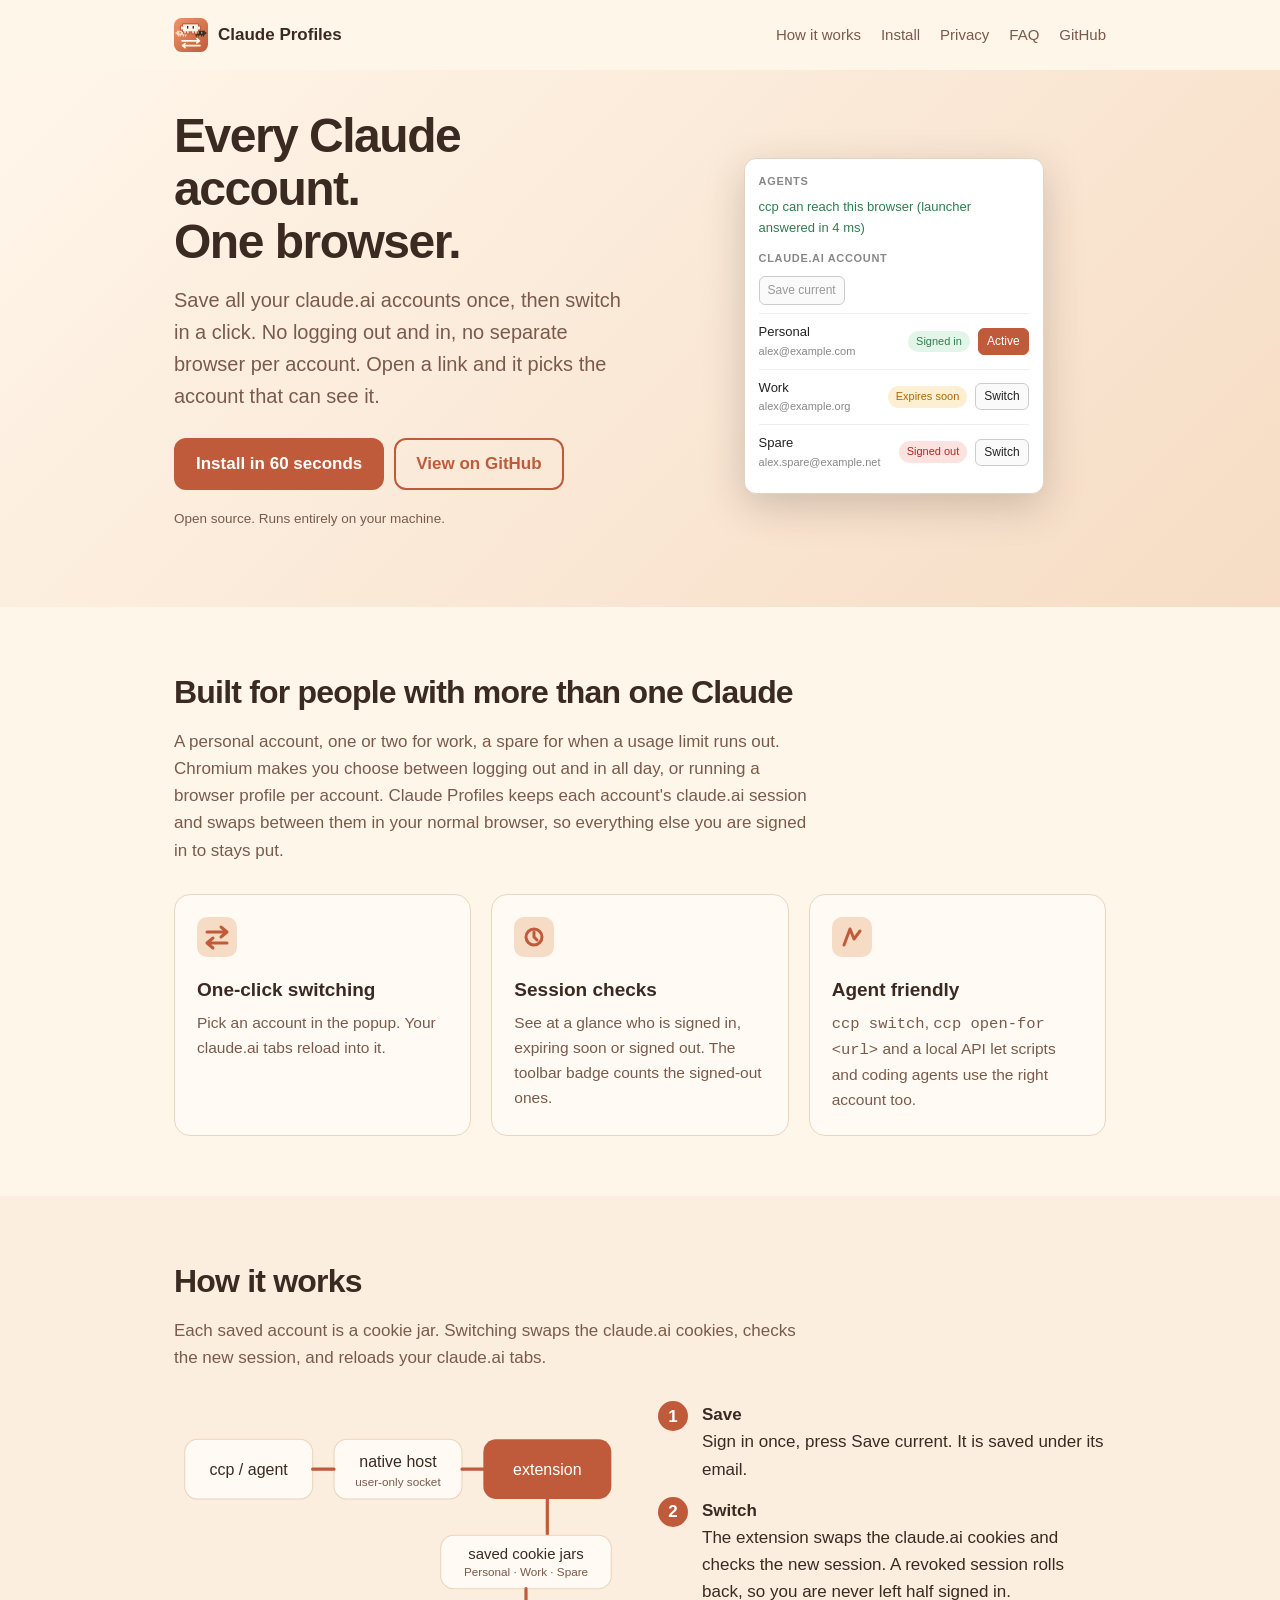
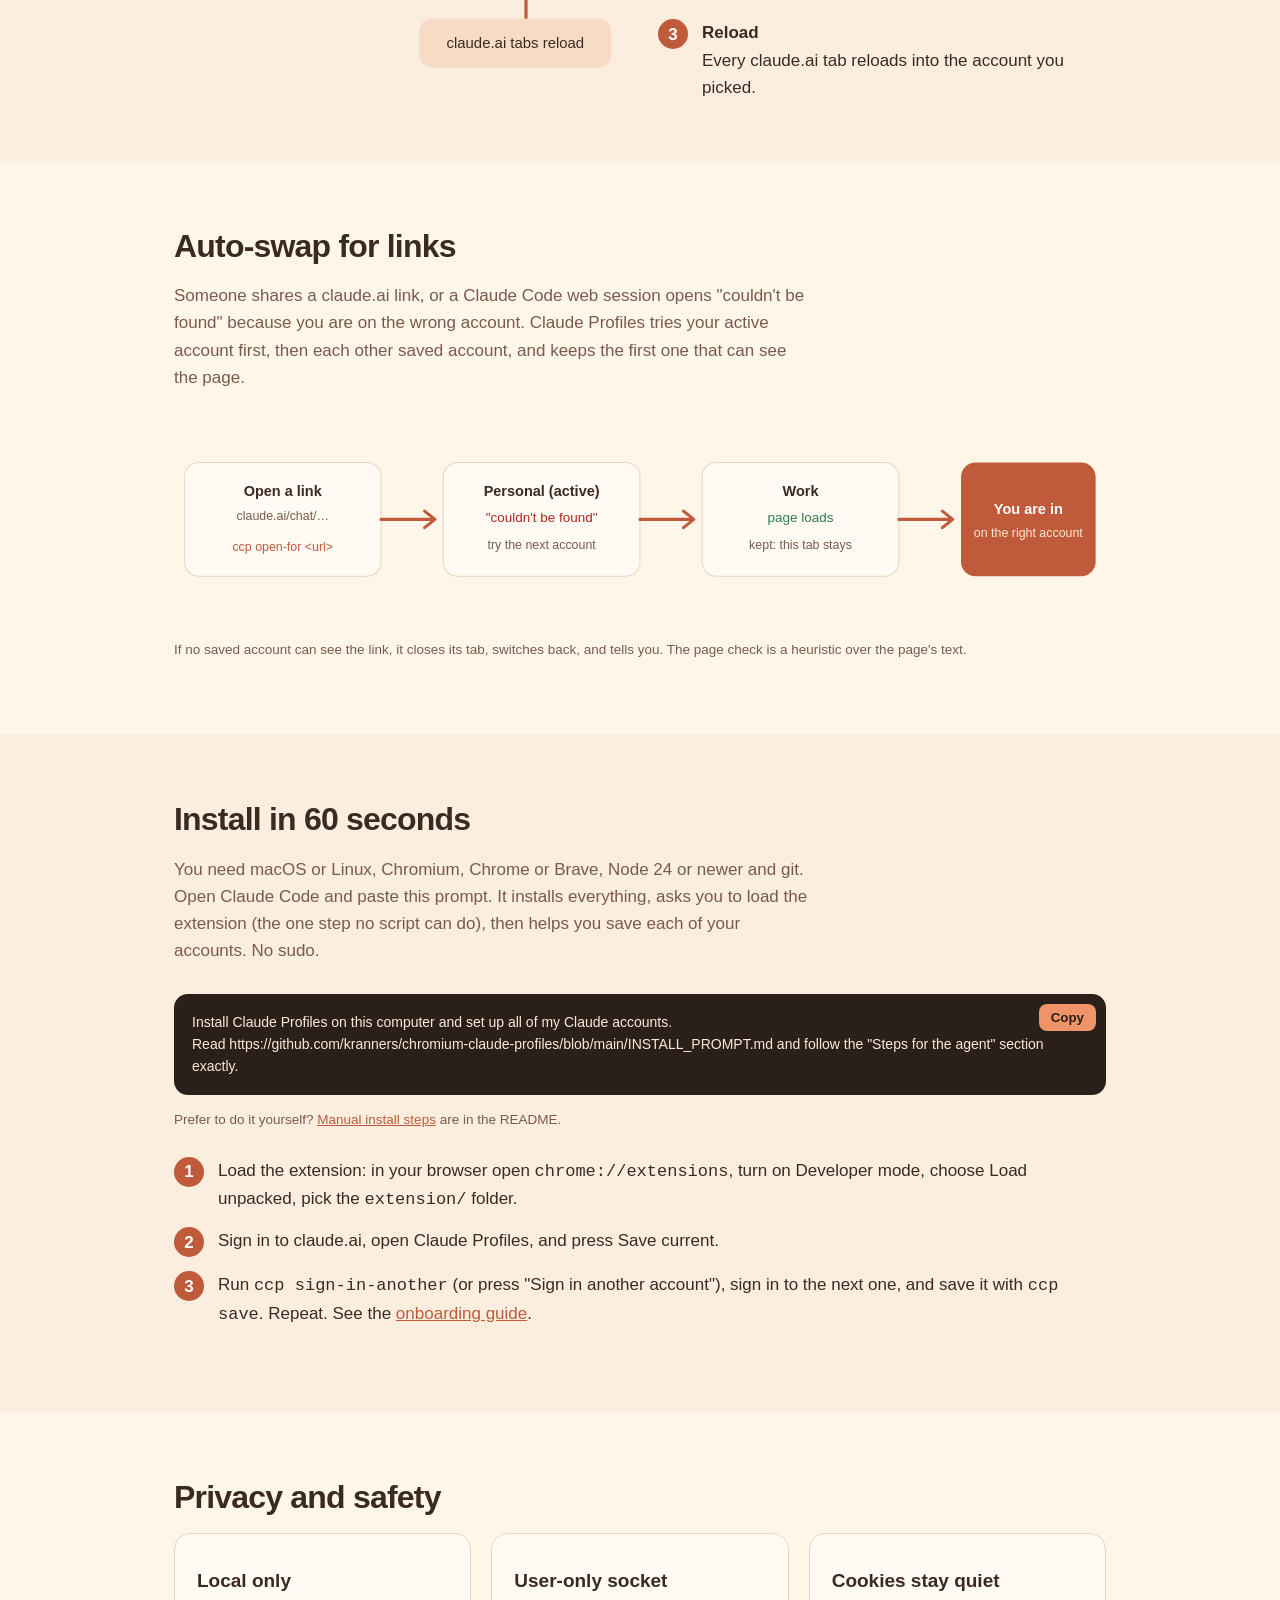
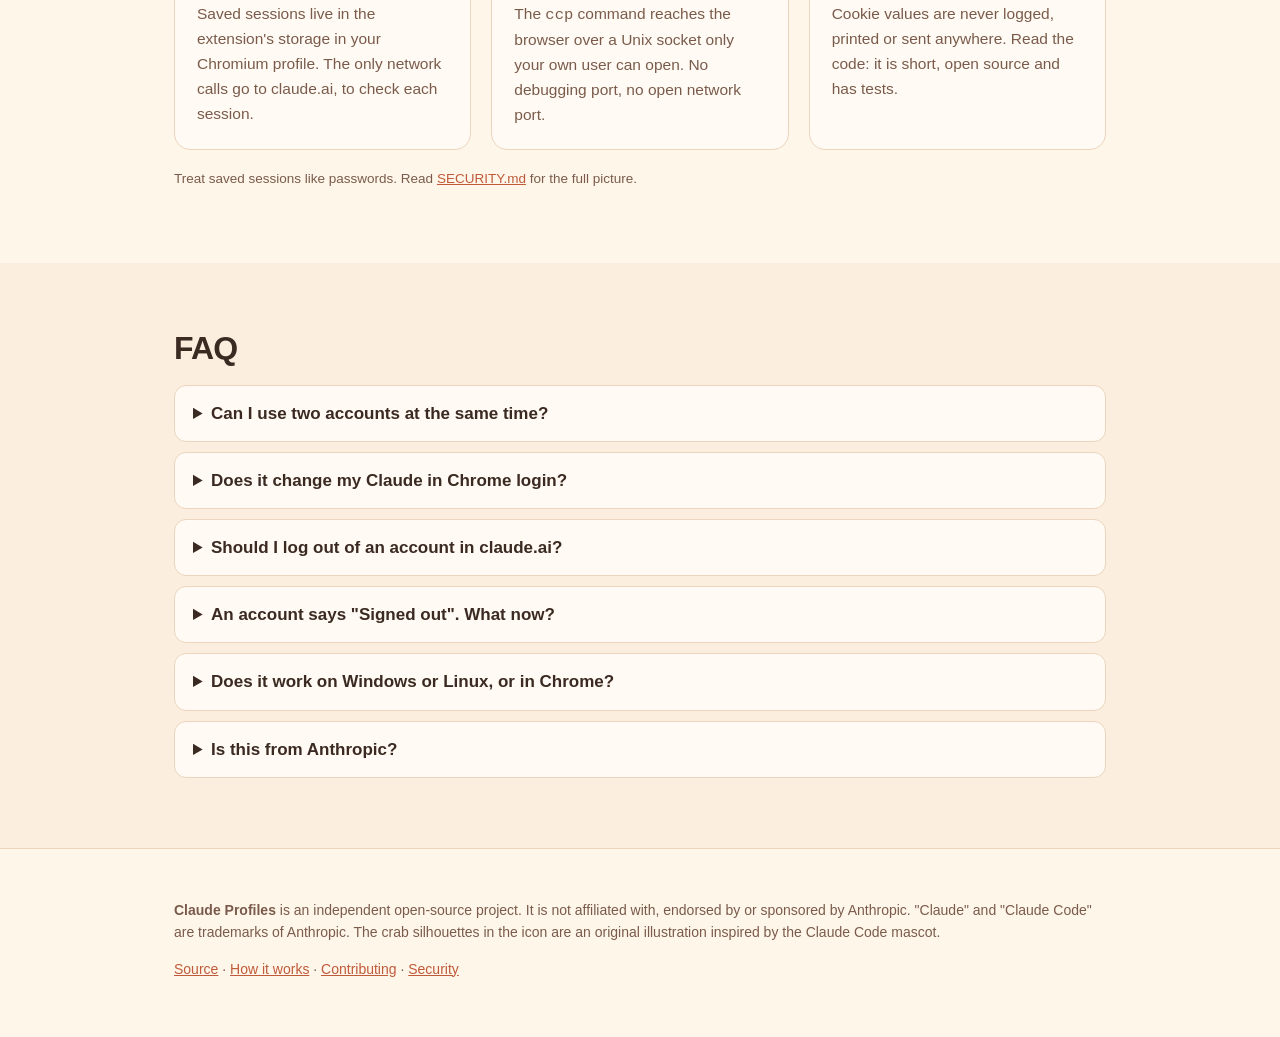
<file: docs/index.html>
<!doctype html>
<html lang="en">
<head>
<meta charset="utf-8">
<meta name="viewport" content="width=device-width, initial-scale=1">
<title>Claude Profiles: every Claude account, one browser</title>
<meta name="description" content="A Chromium extension that keeps all your claude.ai accounts in your normal browser and switches between them in a click. Open source, runs locally.">
<link rel="icon" href="assets/icon.svg" type="image/svg+xml">
<meta property="og:title" content="Claude Profiles">
<meta property="og:description" content="Every Claude account. One browser. One click.">
<meta property="og:image" content="https://kranners.github.io/chromium-claude-profiles/assets/social.png">
<style>
:root{--cream:#FFF6EA;--sand:#F6DCC4;--terra:#BF5B3A;--terra-l:#EE9468;--ink:#3B2A22;--mute:#7A5B4B;--card:#fffaf3}
*{box-sizing:border-box}
html{scroll-behavior:smooth}
body{margin:0;font:17px/1.6 -apple-system,BlinkMacSystemFont,"Segoe UI",Helvetica,Arial,sans-serif;color:var(--ink);background:var(--cream)}
a{color:var(--terra)}
.wrap{max-width:980px;margin:0 auto;padding:0 24px}
header.nav{display:flex;align-items:center;justify-content:space-between;padding:18px 0}
header.nav .brand{display:flex;align-items:center;gap:10px;font-weight:700;color:var(--ink);text-decoration:none}
header.nav img{width:34px;height:34px}
header.nav nav a{margin-left:20px;text-decoration:none;color:var(--mute);font-size:15px}
.hero{background:linear-gradient(135deg,var(--cream),var(--sand));padding:40px 0 64px}
.hero .wrap{display:grid;grid-template-columns:1.1fr 1fr;gap:40px;align-items:center}
h1{font-size:48px;line-height:1.1;letter-spacing:-1.5px;margin:0 0 16px}
.lead{font-size:20px;color:var(--mute);margin:0 0 26px}
.btn{display:inline-block;background:var(--terra);color:#fff;text-decoration:none;font-weight:600;padding:12px 22px;border-radius:12px}
.btn.alt{background:transparent;color:var(--terra);border:2px solid var(--terra);margin-left:10px;padding:10px 20px}
section{padding:60px 0}
section h2{font-size:32px;letter-spacing:-.8px;margin:0 0 10px}
section .sub{color:var(--mute);margin:0 0 30px;max-width:640px}
.grid{display:grid;grid-template-columns:repeat(3,1fr);gap:20px}
.card{background:var(--card);border:1px solid #ecd5bd;border-radius:16px;padding:22px}
.card h3{margin:10px 0 6px;font-size:19px}
.card p{margin:0;color:var(--mute);font-size:15.5px}
.alt-bg{background:#fbeede}
/* popup mock */
.popup{width:300px;background:#fff;border-radius:12px;box-shadow:0 12px 40px rgba(59,42,34,.22);border:1px solid #e5d3c0;padding:14px;font-size:13px;color:#222;font-family:-apple-system,Helvetica,Arial,sans-serif}
.popup h4{margin:0 0 6px;font-size:11px;letter-spacing:.06em;text-transform:uppercase;color:#888}
.popup .agents{color:#2f7d4f;margin:0 0 12px}
.popup .row{display:flex;align-items:center;gap:8px;padding:8px 0;border-top:1px solid #eee}
.popup .name{flex:1}
.popup .name small{display:block;color:#888;font-size:11px}
.chip{font-size:11px;padding:2px 8px;border-radius:99px;background:#e3f4e9;color:#2f7d4f}
.chip.amber{background:#fdf0d2;color:#a86a00}
.chip.red{background:#fde3e0;color:#b3261e}
.sw{font-size:12px;border:1px solid #ccc;background:#fafafa;border-radius:6px;padding:3px 8px}
.sw.on{background:var(--terra);color:#fff;border-color:var(--terra)}
.popup .save{display:flex;gap:6px;margin:8px 0}
.popup .save span{flex:1;border:1px solid #ccc;border-radius:6px;padding:4px 8px;color:#999}
/* steps */
ol.steps{counter-reset:s;list-style:none;padding:0;margin:0 0 24px;display:grid;gap:14px}
ol.steps li{counter-increment:s;display:flex;gap:14px;align-items:flex-start}
ol.steps li:before{content:counter(s);flex:none;width:30px;height:30px;border-radius:50%;background:var(--terra);color:#fff;font-weight:700;display:grid;place-items:center}
pre,code{font-family:ui-monospace,Menlo,Consolas,monospace}
.prompt{position:relative;background:#2b1f1a;color:#ffe9d6;border-radius:14px;padding:18px 18px 18px;font-size:14px;line-height:1.55;white-space:pre-wrap}
.prompt button{position:absolute;top:10px;right:10px;background:var(--terra-l);color:#2b1f1a;border:0;border-radius:8px;padding:6px 12px;font-weight:600;cursor:pointer}
.two{display:grid;grid-template-columns:1fr 1fr;gap:36px;align-items:center}
details{background:var(--card);border:1px solid #ecd5bd;border-radius:12px;padding:14px 18px;margin-bottom:10px}
summary{font-weight:600;cursor:pointer}
details p{margin:10px 0 0;color:var(--mute)}
footer{padding:36px 0 50px;color:var(--mute);font-size:14px;border-top:1px solid #ecd5bd}
.note{font-size:13.5px;color:var(--mute)}
@media(max-width:800px){.hero .wrap,.two,.grid{grid-template-columns:1fr}h1{font-size:36px}}
</style>
</head>
<body>

<div class="wrap"><header class="nav">
  <a class="brand" href="#"><img src="assets/icon.svg" alt="">Claude Profiles</a>
  <nav><a href="#how">How it works</a><a href="#install">Install</a><a href="#privacy">Privacy</a><a href="#faq">FAQ</a><a href="https://github.com/kranners/chromium-claude-profiles">GitHub</a></nav>
</header></div>

<div class="hero"><div class="wrap">
  <div>
    <h1>Every Claude account.<br>One browser.</h1>
    <p class="lead">Save all your claude.ai accounts once, then switch in a click. No logging out and in, no separate browser per account. Open a link and it picks the account that can see it.</p>
    <a class="btn" href="#install">Install in 60 seconds</a><a class="btn alt" href="https://github.com/kranners/chromium-claude-profiles">View on GitHub</a>
    <p class="note" style="margin-top:18px">Open source. Runs entirely on your machine.</p>
  </div>
  <div style="display:flex;justify-content:center">
    <!-- mock popup, fake accounts only -->
    <div class="popup" role="img" aria-label="Illustration of the Claude Profiles popup with two example accounts">
      <h4>Agents</h4>
      <p class="agents">ccp can reach this browser (launcher answered in 4 ms)</p>
      <h4>claude.ai account</h4>
      <div class="save"><span class="sw" style="flex:none">Save current</span></div>
      <div class="row"><div class="name">Personal<small>alex@example.com</small></div><span class="chip">Signed in</span><span class="sw on">Active</span></div>
      <div class="row"><div class="name">Work<small>alex@example.org</small></div><span class="chip amber">Expires soon</span><span class="sw">Switch</span></div>
      <div class="row"><div class="name">Spare<small>alex.spare@example.net</small></div><span class="chip red">Signed out</span><span class="sw">Switch</span></div>
    </div>
  </div>
</div></div>

<section id="why"><div class="wrap">
  <h2>Built for people with more than one Claude</h2>
  <p class="sub">A personal account, one or two for work, a spare for when a usage limit runs out. Chromium makes you choose between logging out and in all day, or running a browser profile per account. Claude Profiles keeps each account's claude.ai session and swaps between them in your normal browser, so everything else you are signed in to stays put.</p>
  <div class="grid">
    <div class="card"><svg width="40" height="40" viewBox="0 0 40 40" aria-hidden="true"><rect width="40" height="40" rx="10" fill="#F6DCC4"/><path d="M10 15h20M24 10l6 5-6 5M30 26H10M16 21l-6 5 6 5" fill="none" stroke="#BF5B3A" stroke-width="3" stroke-linecap="round" stroke-linejoin="round"/></svg><h3>One-click switching</h3><p>Pick an account in the popup. Your claude.ai tabs reload into it.</p></div>
    <div class="card"><svg width="40" height="40" viewBox="0 0 40 40" aria-hidden="true"><rect width="40" height="40" rx="10" fill="#F6DCC4"/><circle cx="20" cy="20" r="8" fill="none" stroke="#BF5B3A" stroke-width="3"/><path d="M20 15v5l3 3" fill="none" stroke="#BF5B3A" stroke-width="3" stroke-linecap="round"/></svg><h3>Session checks</h3><p>See at a glance who is signed in, expiring soon or signed out. The toolbar badge counts the signed-out ones.</p></div>
    <div class="card"><svg width="40" height="40" viewBox="0 0 40 40" aria-hidden="true"><rect width="40" height="40" rx="10" fill="#F6DCC4"/><path d="M12 28l6-16 4 10 6-8" fill="none" stroke="#BF5B3A" stroke-width="3" stroke-linecap="round" stroke-linejoin="round"/></svg><h3>Agent friendly</h3><p><code>ccp switch</code>, <code>ccp open-for &lt;url&gt;</code> and a local API let scripts and coding agents use the right account too.</p></div>
  </div>
</div></section>

<section id="how" class="alt-bg"><div class="wrap">
  <h2>How it works</h2>
  <p class="sub">Each saved account is a cookie jar. Switching swaps the claude.ai cookies, checks the new session, and reloads your claude.ai tabs.</p>
  <div class="two">
    <!-- diagram: extension <-> ccp -->
    <svg viewBox="0 0 420 250" role="img" aria-label="Diagram: ccp talks over a local socket to the extension, which swaps claude.ai cookies" style="width:100%;height:auto">
      <rect x="10" y="20" width="120" height="56" rx="12" fill="#fffaf3" stroke="#ecd5bd"/><text x="70" y="53" text-anchor="middle" font-size="15" fill="#3B2A22" font-family="Helvetica,Arial">ccp / agent</text>
      <rect x="150" y="20" width="120" height="56" rx="12" fill="#fffaf3" stroke="#ecd5bd"/><text x="210" y="46" text-anchor="middle" font-size="15" fill="#3B2A22" font-family="Helvetica,Arial">native host</text><text x="210" y="64" text-anchor="middle" font-size="11" fill="#7A5B4B" font-family="Helvetica,Arial">user-only socket</text>
      <rect x="290" y="20" width="120" height="56" rx="12" fill="#BF5B3A"/><text x="350" y="53" text-anchor="middle" font-size="15" fill="#fff" font-family="Helvetica,Arial">extension</text>
      <path d="M130 48h20M270 48h20" stroke="#BF5B3A" stroke-width="3" stroke-linecap="round"/>
      <path d="M350 76v34" stroke="#BF5B3A" stroke-width="3" stroke-linecap="round"/>
      <rect x="250" y="110" width="160" height="50" rx="12" fill="#fffaf3" stroke="#ecd5bd"/><text x="330" y="132" text-anchor="middle" font-size="14" fill="#3B2A22" font-family="Helvetica,Arial">saved cookie jars</text><text x="330" y="148" text-anchor="middle" font-size="11" fill="#7A5B4B" font-family="Helvetica,Arial">Personal · Work · Spare</text>
      <path d="M330 160v28" stroke="#BF5B3A" stroke-width="3" stroke-linecap="round"/>
      <rect x="230" y="188" width="180" height="46" rx="12" fill="#F6DCC4"/><text x="320" y="216" text-anchor="middle" font-size="14" fill="#3B2A22" font-family="Helvetica,Arial">claude.ai tabs reload</text>
    </svg>
    <ol class="steps" style="margin:0">
      <li><div><strong>Save</strong><br>Sign in once, press Save current. It is saved under its email.</div></li>
      <li><div><strong>Switch</strong><br>The extension swaps the claude.ai cookies and checks the new session. A revoked session rolls back, so you are never left half signed in.</div></li>
      <li><div><strong>Reload</strong><br>Every claude.ai tab reloads into the account you picked.</div></li>
    </ol>
  </div>
</div></section>

<section id="autoswap"><div class="wrap">
  <h2>Auto-swap for links</h2>
  <p class="sub">Someone shares a claude.ai link, or a Claude Code web session opens "couldn't be found" because you are on the wrong account. Claude Profiles tries your active account first, then each other saved account, and keeps the first one that can see the page.</p>
  <svg viewBox="0 0 900 190" role="img" aria-label="Illustration of auto-swap: a link opens, the active account cannot see it, the next account can" style="width:100%;height:auto">
    <g font-family="Helvetica,Arial" font-size="14">
      <rect x="10" y="40" width="190" height="110" rx="14" fill="#fffaf3" stroke="#ecd5bd"/><text x="105" y="72" text-anchor="middle" fill="#3B2A22" font-weight="700">Open a link</text><text x="105" y="96" text-anchor="middle" fill="#7A5B4B" font-size="12">claude.ai/chat/…</text><text x="105" y="126" text-anchor="middle" fill="#BF5B3A" font-size="12">ccp open-for &lt;url&gt;</text>
      <path d="M200 95h50" stroke="#BF5B3A" stroke-width="3" stroke-linecap="round"/><path d="M242 87l10 8-10 8" fill="none" stroke="#BF5B3A" stroke-width="3" stroke-linecap="round" stroke-linejoin="round"/>
      <rect x="260" y="40" width="190" height="110" rx="14" fill="#fffaf3" stroke="#ecd5bd"/><text x="355" y="72" text-anchor="middle" fill="#3B2A22" font-weight="700">Personal (active)</text><text x="355" y="98" text-anchor="middle" fill="#b3261e" font-size="13">"couldn't be found"</text><text x="355" y="124" text-anchor="middle" fill="#7A5B4B" font-size="12">try the next account</text>
      <path d="M450 95h50" stroke="#BF5B3A" stroke-width="3" stroke-linecap="round"/><path d="M492 87l10 8-10 8" fill="none" stroke="#BF5B3A" stroke-width="3" stroke-linecap="round" stroke-linejoin="round"/>
      <rect x="510" y="40" width="190" height="110" rx="14" fill="#fffaf3" stroke="#ecd5bd"/><text x="605" y="72" text-anchor="middle" fill="#3B2A22" font-weight="700">Work</text><text x="605" y="98" text-anchor="middle" fill="#2f7d4f" font-size="13">page loads</text><text x="605" y="124" text-anchor="middle" fill="#7A5B4B" font-size="12">kept: this tab stays</text>
      <path d="M700 95h50" stroke="#BF5B3A" stroke-width="3" stroke-linecap="round"/><path d="M742 87l10 8-10 8" fill="none" stroke="#BF5B3A" stroke-width="3" stroke-linecap="round" stroke-linejoin="round"/>
      <rect x="760" y="40" width="130" height="110" rx="14" fill="#BF5B3A"/><text x="825" y="90" text-anchor="middle" fill="#fff" font-weight="700">You are in</text><text x="825" y="112" text-anchor="middle" fill="#ffe9d6" font-size="12">on the right account</text>
    </g>
  </svg>
  <p class="note">If no saved account can see the link, it closes its tab, switches back, and tells you. The page check is a heuristic over the page's text.</p>
</div></section>

<section id="install" class="alt-bg"><div class="wrap">
  <h2>Install in 60 seconds</h2>
  <p class="sub">You need macOS or Linux, Chromium, Chrome or Brave, Node 24 or newer and git. Open Claude Code and paste this prompt. It installs everything, asks you to load the extension (the one step no script can do), then helps you save each of your accounts. No sudo.</p>
  <div class="prompt" id="prompt"><button type="button" onclick="navigator.clipboard.writeText(document.getElementById('ptext').innerText);this.textContent='Copied'">Copy</button><span id="ptext"><!-- INSTALL_PROMPT_START -->Install Claude Profiles on this computer and set up all of my Claude accounts.
Read https://github.com/kranners/chromium-claude-profiles/blob/main/INSTALL_PROMPT.md and follow the "Steps for the agent" section exactly.<!-- INSTALL_PROMPT_END --></span></div>
  <p class="note" style="margin-top:14px">Prefer to do it yourself? <a href="https://github.com/kranners/chromium-claude-profiles#install-in-about-60-seconds">Manual install steps</a> are in the README.</p>
  <ol class="steps" style="margin-top:26px">
    <li><div>Load the extension: in your browser open <code>chrome://extensions</code>, turn on Developer mode, choose Load unpacked, pick the <code>extension/</code> folder.</div></li>
    <li><div>Sign in to claude.ai, open Claude Profiles, and press Save current.</div></li>
    <li><div>Run <code>ccp sign-in-another</code> (or press "Sign in another account"), sign in to the next one, and save it with <code>ccp save</code>. Repeat. See the <a href="https://github.com/kranners/chromium-claude-profiles/blob/main/docs/ONBOARDING.md">onboarding guide</a>.</div></li>
  </ol>
</div></section>

<section id="privacy"><div class="wrap">
  <h2>Privacy and safety</h2>
  <div class="grid">
    <div class="card"><h3>Local only</h3><p>Saved sessions live in the extension's storage in your Chromium profile. The only network calls go to claude.ai, to check each session.</p></div>
    <div class="card"><h3>User-only socket</h3><p>The <code>ccp</code> command reaches the browser over a Unix socket only your own user can open. No debugging port, no open network port.</p></div>
    <div class="card"><h3>Cookies stay quiet</h3><p>Cookie values are never logged, printed or sent anywhere. Read the code: it is short, open source and has tests.</p></div>
  </div>
  <p class="note" style="margin-top:18px">Treat saved sessions like passwords. Read <a href="https://github.com/kranners/chromium-claude-profiles/blob/main/SECURITY.md">SECURITY.md</a> for the full picture.</p>
</div></section>

<section id="faq" class="alt-bg"><div class="wrap">
  <h2>FAQ</h2>
  <details><summary>Can I use two accounts at the same time?</summary><p>No. Chromium keeps cookies per profile, not per tab, so one claude.ai account is active in the browser at a time. A switch reloads your claude.ai tabs, so finish your message first.</p></details>
  <details><summary>Does it change my Claude in Chrome login?</summary><p>No. It swaps the claude.ai website session only. The Claude in Chrome extension keeps its own login.</p></details>
  <details><summary>Should I log out of an account in claude.ai?</summary><p>Never log out of a saved account: logging out revokes the session and the saved copy stops working. Use "Sign in another account" in the popup instead.</p></details>
  <details><summary>An account says "Signed out". What now?</summary><p>Switch to the browser's current account, use "Sign in another account", sign in to the one that expired and press Save current. The <a href="https://github.com/kranners/chromium-claude-profiles/blob/main/docs/TROUBLESHOOTING.md">troubleshooting guide</a> has more.</p></details>
  <details><summary>Does it work on Windows or Linux, or in Chrome?</summary><p>macOS and Linux with Chromium, Google Chrome or Brave. Windows is not supported.</p></details>
  <details><summary>Is this from Anthropic?</summary><p>No. Claude Profiles is an independent, unofficial open-source project. See the note below.</p></details>
</div></section>

<footer><div class="wrap">
  <p><strong>Claude Profiles</strong> is an independent open-source project. It is not affiliated with, endorsed by or sponsored by Anthropic. "Claude" and "Claude Code" are trademarks of Anthropic. The crab silhouettes in the icon are an original illustration inspired by the Claude Code mascot.</p>
  <p><a href="https://github.com/kranners/chromium-claude-profiles">Source</a> · <a href="https://github.com/kranners/chromium-claude-profiles/blob/main/docs/HOW-IT-WORKS.md">How it works</a> · <a href="https://github.com/kranners/chromium-claude-profiles/blob/main/CONTRIBUTING.md">Contributing</a> · <a href="https://github.com/kranners/chromium-claude-profiles/blob/main/SECURITY.md">Security</a></p>
</div></footer>
</body>
</html>
</file>
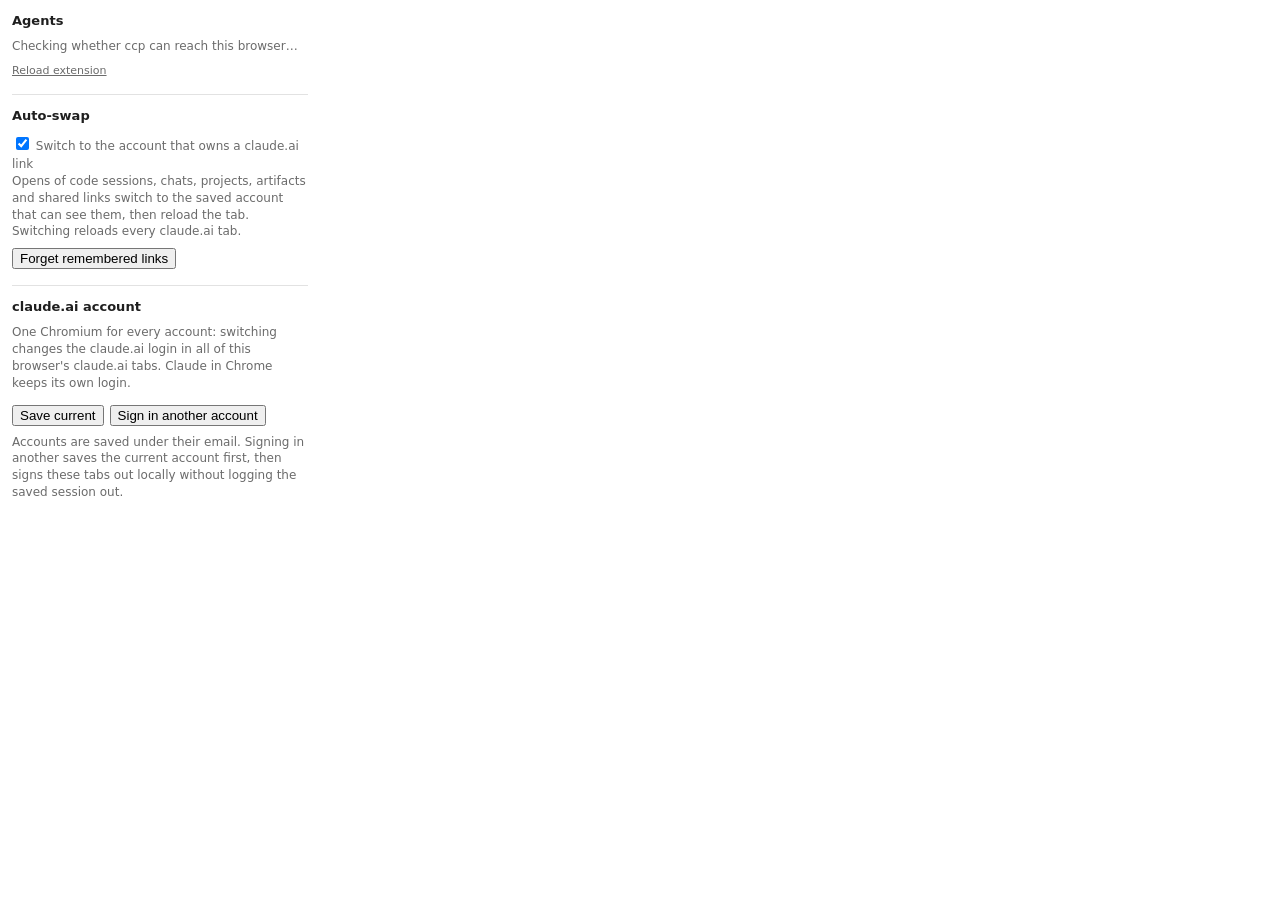
<file: extension/popup.html>
<!doctype html>
<html lang="en">
	<head>
		<meta charset="utf-8" />
		<title>Claude Profiles</title>
		<link rel="stylesheet" href="popup.css" />
		<script type="module" src="popup.js"></script>
		<script type="module" src="popup-autoswap.js"></script>
	</head>
	<body>
		<section>
			<h1>Agents</h1>
			<p id="bridge" class="helper">Checking whether ccp can reach this browser…</p>
			<p id="profiles-error" class="error" hidden></p>
			<p class="status"><span id="status" hidden></span> <button id="reload" type="button" class="link">Reload extension</button></p>
		</section>
		<section>
			<h1>Auto-swap</h1>
			<label class="helper"><input id="autoswap-enabled" type="checkbox" checked /> Switch to the account that owns a claude.ai link</label>
			<p class="helper">Opens of code sessions, chats, projects, artifacts and shared links switch to the saved account that can see them, then reload the tab. Switching reloads every claude.ai tab.</p>
			<p id="autoswap-pending" class="helper" hidden>A link is waiting: confirm auto-swap on the claude.ai tab, or turn it on here.</p>
			<div id="autoswap-link" hidden>
				<p id="autoswap-link-key" class="helper"></p>
				<label class="helper"><input id="autoswap-link-optout" type="checkbox" /> Never auto-swap for this link</label>
			</div>
			<p id="autoswap-last" class="helper" hidden></p>
			<button id="autoswap-clear" type="button">Forget remembered links</button>
		</section>
		<section>
			<h1>claude.ai account</h1>
			<p class="helper">One Chromium for every account: switching changes the claude.ai login in all of this browser's claude.ai tabs. Claude in Chrome keeps its own login.</p>
			<p class="save"><button id="save-current" type="button">Save current</button> <button id="sign-in-another" type="button">Sign in another account</button></p>
			<p class="helper">Accounts are saved under their email. Signing in another saves the current account first, then signs these tabs out locally without logging the saved session out.</p>
			<p id="accounts-error" class="error" hidden></p>
			<button id="relogin" type="button" title="Claude Code drives this browser's Claude in Chrome to sign in by email link" hidden>Sign back in to signed-out accounts</button>
			<p id="relogin-active" class="relogin" hidden><span id="relogin-pending"></span> <button id="relogin-cancel" type="button" class="link">Cancel</button></p>
			<p id="relogin-result" class="helper" hidden></p>
			<ul id="accounts" class="rows"></ul>
		</section>
	</body>
</html>
</file>
<file: extension/popup.css>
:root {
	color-scheme: light dark;
	--fg: #1f1f1f;
	--muted: #6b6b6b;
	--bg: #ffffff;
	--border: #e2e2e2;
	--error: #b3261e;
	--running: #1e8e3e;
	--stopped: #b0b0b0;
}

@media (prefers-color-scheme: dark) {
	:root {
		--fg: #e8e8e8;
		--muted: #a0a0a0;
		--bg: #202124;
		--border: #3c3c3c;
		--error: #f28b82;
		--running: #81c995;
		--stopped: #5f6368;
	}
}

body {
	width: 320px;
	margin: 0;
	padding: 12px;
	box-sizing: border-box;
	font: 13px/1.4 system-ui, sans-serif;
	color: var(--fg);
	background: var(--bg);
}

section + section {
	margin-top: 16px;
	padding-top: 12px;
	border-top: 1px solid var(--border);
}

h1 {
	margin: 0 0 8px;
	font-size: 13px;
	font-weight: 600;
}

.rows {
	list-style: none;
	margin: 0;
	padding: 0;
}

.row {
	display: flex;
	align-items: center;
	gap: 8px;
	padding: 6px 0;
}

.row + .row {
	border-top: 1px solid var(--border);
}

.dot {
	flex: none;
	width: 8px;
	height: 8px;
	border-radius: 50%;
	background: var(--stopped);
}

.dot.running {
	background: var(--running);
}

.identity {
	flex: 1;
	min-width: 0;
}

.name,
.email {
	display: block;
	overflow: hidden;
	text-overflow: ellipsis;
	white-space: nowrap;
}

.email,
.meta,
.helper,
.empty {
	color: var(--muted);
	font-size: 12px;
}

.name:has(.chip) {
	white-space: normal;
}

.chip {
	display: inline-block;
	white-space: nowrap;
	margin-left: 6px;
	padding: 0 6px;
	border: 1px solid var(--border);
	border-radius: 8px;
	color: var(--muted);
	font-size: 11px;
}

.chip.ok {
	color: var(--running);
}

.chip.expiring {
	border-color: #b06d00;
	color: #b06d00;
}

.chip.revoked {
	border-color: var(--error);
	color: var(--error);
}

.relogin {
	margin: 0 0 8px;
}

#relogin {
	margin-bottom: 8px;
}

.this-window {
	margin-left: 4px;
	color: var(--muted);
	font-size: 11px;
}

.helper {
	margin: 0 0 8px;
}

.save {
	display: flex;
	gap: 6px;
	margin-bottom: 8px;
}

.error {
	color: var(--error);
	margin: 0 0 8px;
}


button {
	flex: none;
	cursor: pointer;
}

button:disabled {
	cursor: default;
}

.status {
	margin: 8px 0 0;
	color: var(--muted);
	font-size: 11px;
}

.link {
	padding: 0;
	border: 0;
	background: none;
	color: inherit;
	font: inherit;
	text-decoration: underline;
	cursor: pointer;
}
</file>
